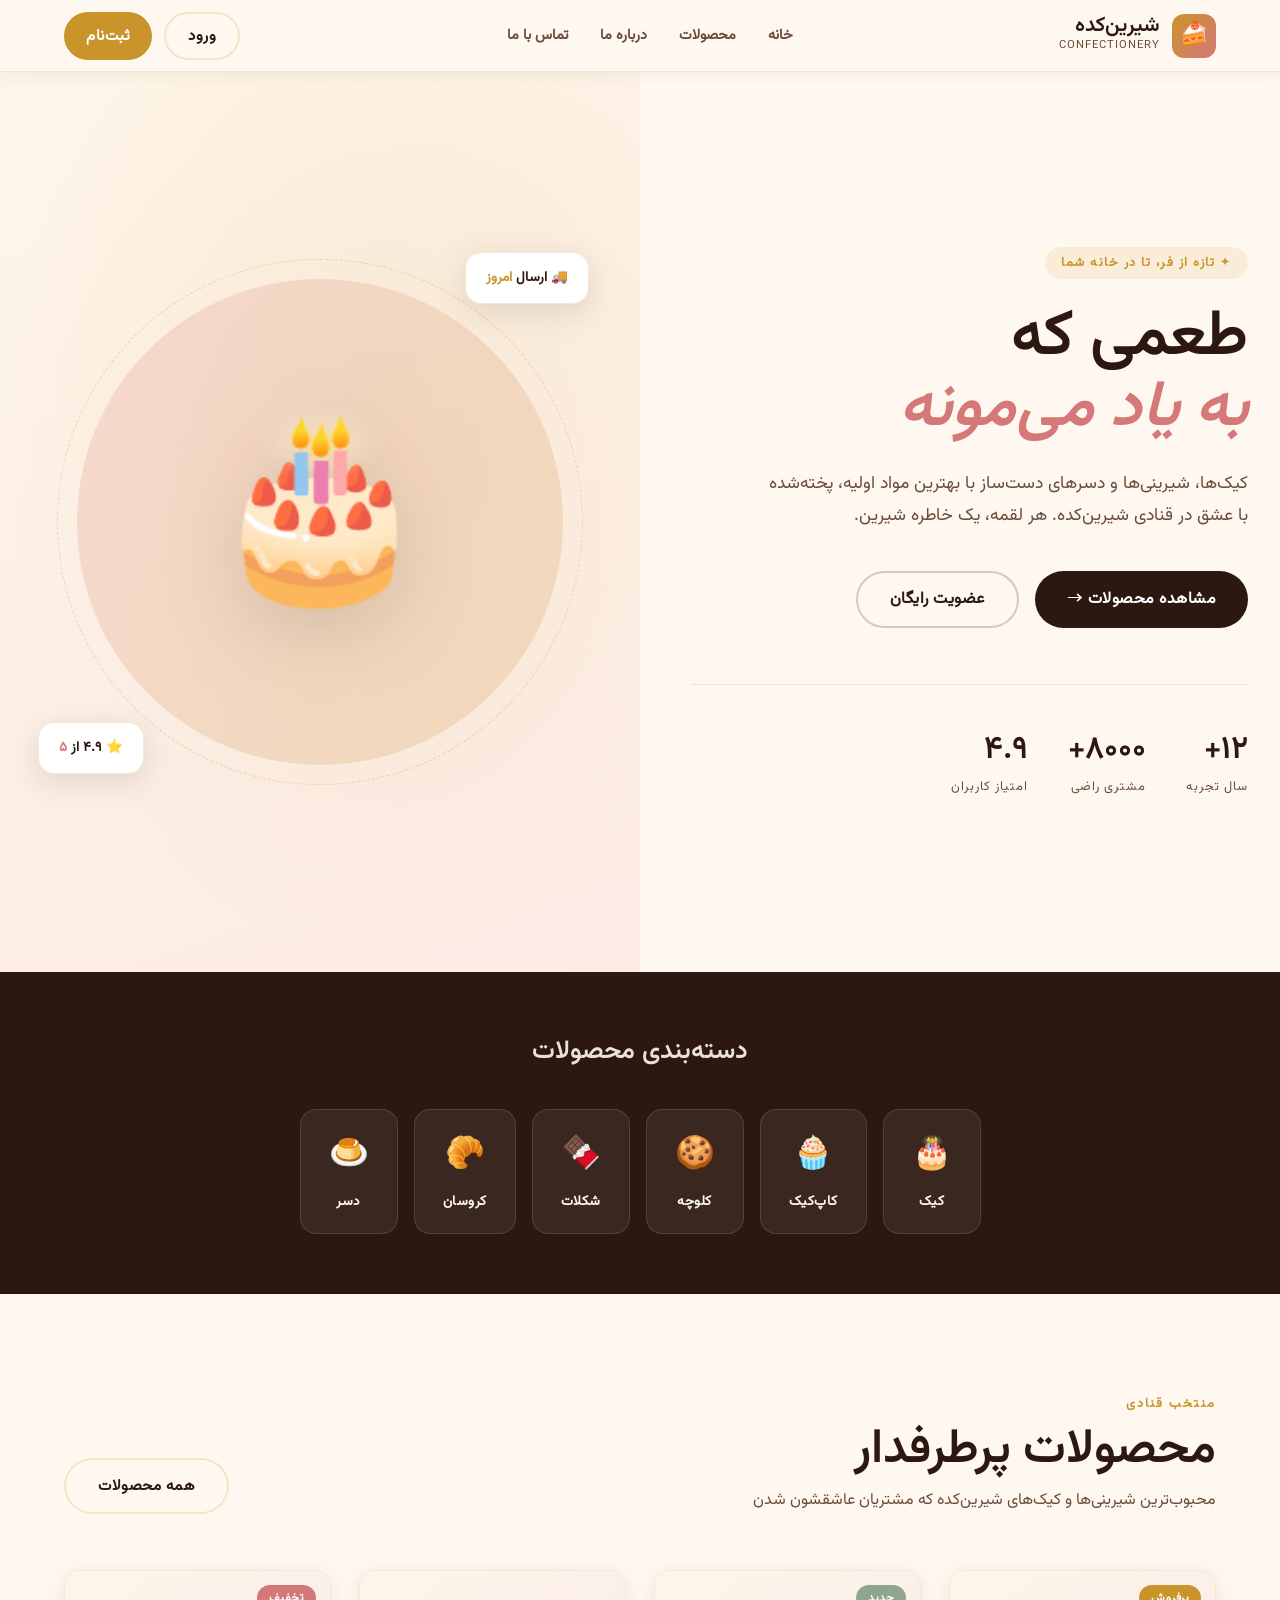
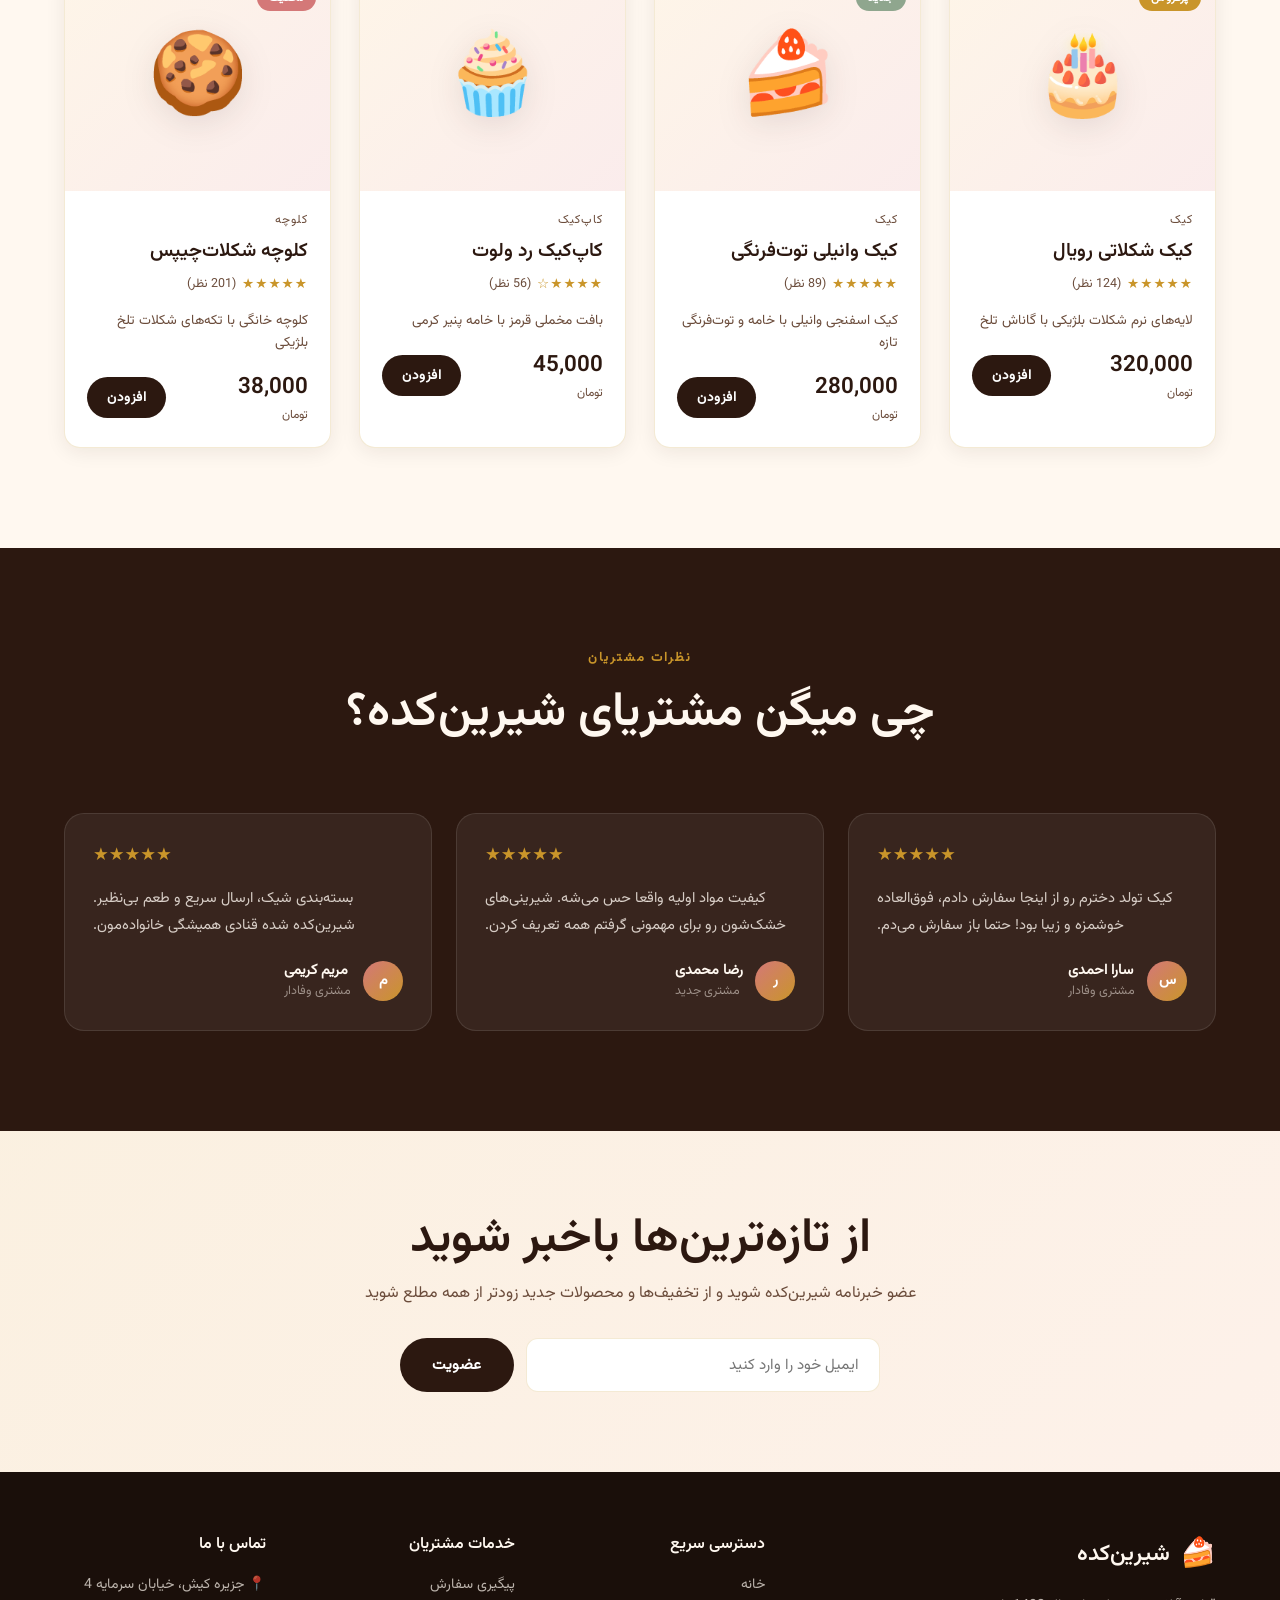
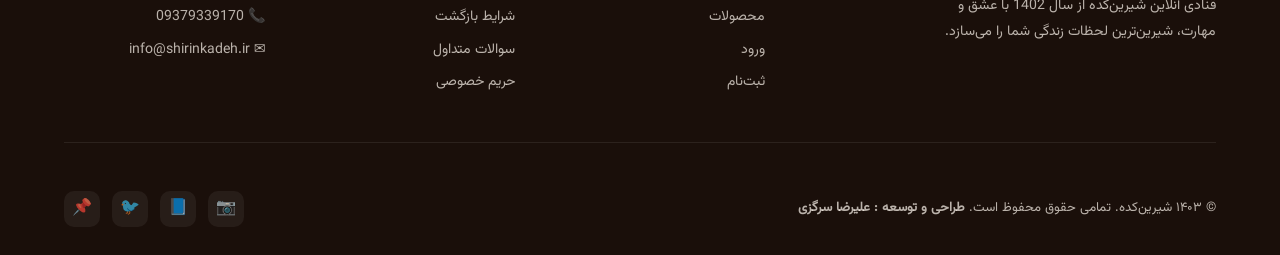
<file: Confectionery-shop/index.html>
<!doctype html>
<html lang="fa" dir="rtl">
  <head>
    <meta charset="UTF-8" />
    <meta name="viewport" content="width=device-width, initial-scale=1.0" />
    <title>شیرین‌کده | قنادی آنلاین</title>
    <link rel="preconnect" href="https://fonts.googleapis.com" />
    <link
      href="https://fonts.googleapis.com/css2?family=Playfair+Display:ital,wght@0,400;0,600;0,700;0,800;1,500&family=Lato:wght@400;600;700;800&display=swap"
      rel="stylesheet"
    />
    <link rel="stylesheet" href="./css/style.css" type="text/css" />
  </head>
  <body>
    <!-- ═══════════════ NAVIGATION ═══════════════ -->
    <nav class="nav">
      <div class="nav__logo" onclick="goTo('home')">
        <div class="logo-icon">🍰</div>
        <div class="logo-text">
          <div class="brand">شیرین‌کده</div>
          <div class="tagline">Confectionery</div>
        </div>
      </div>
      <ul class="nav__links">
        <li><button onclick="goTo('home')" data-link="home">خانه</button></li>
        <li>
          <button onclick="goTo('products')" data-link="products">
            محصولات
          </button>
        </li>
        <li><a href="#about-section" onclick="goTo('home')">درباره ما</a></li>
        <li>
          <a href="#contact-section" onclick="goTo('home')">تماس با ما</a>
        </li>
      </ul>
      <div class="nav__actions">
        <button class="btn-login" onclick="goTo('login')">ورود</button>
        <button class="btn-register" onclick="goTo('register')">ثبت‌نام</button>
      </div>
      <!-- Hamburger Button -->
      <button
        class="hamburger"
        id="hamburger"
        onclick="toggleMenu()"
        aria-label="منو"
      >
        <span class="ham-line ham-line--top"></span>
        <span class="ham-line ham-line--mid"></span>
        <span class="ham-line ham-line--bot"></span>
      </button>
    </nav>

    <!-- ═══════════════ MOBILE MENU OVERLAY ═══════════════ -->
    <div class="mobile-menu" id="mobileMenu">
      <!-- Animated background blobs -->
      <div class="menu-blob menu-blob--1"></div>
      <div class="menu-blob menu-blob--2"></div>
      <div class="menu-blob menu-blob--3"></div>

      <!-- Floating particles -->
      <div class="menu-particles" id="menuParticles"></div>

      <!-- Close button -->
      <button class="menu-close" onclick="toggleMenu()">
        <svg width="28" height="28" viewBox="0 0 28 28" fill="none">
          <path
            d="M4 4L24 24M24 4L4 24"
            stroke="currentColor"
            stroke-width="2.5"
            stroke-linecap="round"
          />
        </svg>
      </button>

      <!-- Logo inside menu -->
      <div class="menu-logo">
        <div class="menu-logo__icon">🍰</div>
        <div class="menu-logo__name">شیرین‌کده</div>
      </div>

      <!-- Nav links -->
      <nav class="menu-nav">
        <ul>
          <li class="menu-item" style="--i: 0">
            <button onclick="menuGoTo('home')">
              <span class="menu-item__num">۰۱</span>
              <span class="menu-item__text">خانه</span>
              <span class="menu-item__icon">🏠</span>
            </button>
          </li>
          <li class="menu-item" style="--i: 1">
            <button onclick="menuGoTo('products')">
              <span class="menu-item__num">۰۲</span>
              <span class="menu-item__text">محصولات</span>
              <span class="menu-item__icon">🎂</span>
            </button>
          </li>
          <li class="menu-item" style="--i: 2">
            <button onclick="menuGoTo('home')">
              <span class="menu-item__num">۰۳</span>
              <span class="menu-item__text">درباره ما</span>
              <span class="menu-item__icon">✨</span>
            </button>
          </li>
          <li class="menu-item" style="--i: 3">
            <button onclick="menuGoTo('home')">
              <span class="menu-item__num">۰۴</span>
              <span class="menu-item__text">تماس با ما</span>
              <span class="menu-item__icon">📞</span>
            </button>
          </li>
        </ul>
      </nav>

      <!-- Auth buttons -->
      <div class="menu-auth">
        <button class="menu-auth__login" onclick="menuGoTo('login')">
          ورود
        </button>
        <button class="menu-auth__register" onclick="menuGoTo('register')">
          ثبت‌نام رایگان ✦
        </button>
      </div>

      <!-- Social links -->
      <div class="menu-social">
        <span>📷</span><span>📘</span><span>🐦</span>
      </div>

      <!-- Decorative text -->
      <div class="menu-marquee">
        <span
          >شیرین‌کده &nbsp;·&nbsp; Confectionery &nbsp;·&nbsp; قنادی آنلاین
          &nbsp;·&nbsp; شیرین‌کده &nbsp;·&nbsp; Confectionery &nbsp;·&nbsp;
          قنادی آنلاین &nbsp;·&nbsp;</span
        >
      </div>
    </div>

    <!-- ═══════════════ صفحه ۱: خانه ═══════════════ -->
    <section id="home" class="page active">
      <div class="hero">
        <div class="hero__content">
          <span class="eyebrow">✦ تازه از فر، تا در خانه شما</span>
          <h1>طعمی که<em>به یاد می‌مونه</em></h1>
          <p>
            کیک‌ها، شیرینی‌ها و دسرهای دست‌ساز با بهترین مواد اولیه، پخته‌شده با
            عشق در قنادی شیرین‌کده. هر لقمه، یک خاطره شیرین.
          </p>
          <div class="hero-actions">
            <button class="btn-primary" onclick="goTo('products')">
              مشاهده محصولات →
            </button>
            <button class="btn-secondary" onclick="goTo('register')">
              عضویت رایگان
            </button>
          </div>
          <div class="hero-stats">
            <div class="stat">
              <div class="num">۱۲+</div>
              <div class="label">سال تجربه</div>
            </div>
            <div class="stat">
              <div class="num">۸۰۰۰+</div>
              <div class="label">مشتری راضی</div>
            </div>
            <div class="stat">
              <div class="num">۴.۹</div>
              <div class="label">امتیاز کاربران</div>
            </div>
          </div>
        </div>
        <div class="hero__visual">
          <div class="floating-badge floating-badge--top">
            🚚 ارسال <span>امروز</span>
          </div>
          <div class="visual-circle"><div class="cake-emoji">🎂</div></div>
          <div class="floating-badge floating-badge--bottom">
            ⭐ ۴.۹ از <span>۵</span>
          </div>
        </div>
      </div>

      <div class="categories-strip">
        <h2>دسته‌بندی محصولات</h2>
        <div class="cats">
          <div class="cat-item" onclick="goTo('products')">
            <div class="cat-icon">🎂</div>
            <div class="cat-name">کیک</div>
          </div>
          <div class="cat-item" onclick="goTo('products')">
            <div class="cat-icon">🧁</div>
            <div class="cat-name">کاپ‌کیک</div>
          </div>
          <div class="cat-item" onclick="goTo('products')">
            <div class="cat-icon">🍪</div>
            <div class="cat-name">کلوچه</div>
          </div>
          <div class="cat-item" onclick="goTo('products')">
            <div class="cat-icon">🍫</div>
            <div class="cat-name">شکلات</div>
          </div>
          <div class="cat-item" onclick="goTo('products')">
            <div class="cat-icon">🥐</div>
            <div class="cat-name">کروسان</div>
          </div>
          <div class="cat-item" onclick="goTo('products')">
            <div class="cat-icon">🍮</div>
            <div class="cat-name">دسر</div>
          </div>
        </div>
      </div>

      <div class="featured" id="about-section">
        <div class="featured__header">
          <div class="left">
            <div class="label">منتخب قنادی</div>
            <h2>محصولات پرطرفدار</h2>
            <p>
              محبوب‌ترین شیرینی‌ها و کیک‌های شیرین‌کده که مشتریان عاشقشون شدن
            </p>
          </div>
          <button class="btn-all" onclick="goTo('products')">
            همه محصولات
          </button>
        </div>

        <div class="products-grid" id="homeProductsGrid"></div>
      </div>

      <div class="testimonials">
        <div class="label">نظرات مشتریان</div>
        <h2>چی میگن مشتریای شیرین‌کده؟</h2>
        <div class="testimonials-grid">
          <div class="testimonial-card">
            <div class="stars">★★★★★</div>
            <p>
              کیک تولد دخترم رو از اینجا سفارش دادم، فوق‌العاده خوشمزه و زیبا
              بود! حتما باز سفارش می‌دم.
            </p>
            <div class="author">
              <div class="avatar">س</div>
              <div>
                <div class="name">سارا احمدی</div>
                <div class="role">مشتری وفادار</div>
              </div>
            </div>
          </div>
          <div class="testimonial-card">
            <div class="stars">★★★★★</div>
            <p>
              کیفیت مواد اولیه واقعا حس می‌شه. شیرینی‌های خشک‌شون رو برای مهمونی
              گرفتم همه تعریف کردن.
            </p>
            <div class="author">
              <div class="avatar">ر</div>
              <div>
                <div class="name">رضا محمدی</div>
                <div class="role">مشتری جدید</div>
              </div>
            </div>
          </div>
          <div class="testimonial-card">
            <div class="stars">★★★★★</div>
            <p>
              بسته‌بندی شیک، ارسال سریع و طعم بی‌نظیر. شیرین‌کده شده قنادی
              همیشگی خانواده‌مون.
            </p>
            <div class="author">
              <div class="avatar">م</div>
              <div>
                <div class="name">مریم کریمی</div>
                <div class="role">مشتری وفادار</div>
              </div>
            </div>
          </div>
        </div>
      </div>

      <div class="newsletter">
        <div class="inner">
          <h2>از تازه‌ترین‌ها باخبر شوید</h2>
          <p>
            عضو خبرنامه شیرین‌کده شوید و از تخفیف‌ها و محصولات جدید زودتر از همه
            مطلع شوید
          </p>
          <form
            class="nl-form"
            onsubmit="
              event.preventDefault();
              showToast('با موفقیت عضو خبرنامه شدید! 🎉');
            "
          >
            <input type="email" placeholder="ایمیل خود را وارد کنید" required />
            <button type="submit">عضویت</button>
          </form>
        </div>
      </div>
    </section>

    <!-- ═══════════════ صفحه ۲: ثبت‌نام ═══════════════ -->
    <section id="register" class="page">
      <div class="auth-page">
        <div class="auth-page__visual">
          <div class="big-emoji">🧁</div>
          <div class="auth-brand">
            <h2>به خانواده شیرین‌کده بپیوندید</h2>
            <p>
              با ثبت‌نام، از تخفیف‌های ویژه اعضا، پیگیری سفارشات و پیشنهادات
              شخصی‌سازی‌شده بهره‌مند شوید.
            </p>
          </div>
          <div class="decorative-dots">
            <span></span><span></span><span></span>
          </div>
        </div>
        <div class="auth-page__form-wrap">
          <div class="form-box">
            <div class="form-title">ساخت حساب کاربری</div>
            <div class="form-subtitle">
              چند ثانیه طول می‌کشه، شیرین مثل کیک! 🎂
            </div>

            <form
              onsubmit="
                event.preventDefault();
                showToast('حساب کاربری با موفقیت ساخته شد! 🎉');
                goTo('home');
              "
            >
              <div class="form-row">
                <div class="form-group">
                  <label>نام</label>
                  <input type="text" placeholder="مثلاً سارا" required />
                </div>
                <div class="form-group">
                  <label>نام خانوادگی</label>
                  <input type="text" placeholder="مثلاً احمدی" required />
                </div>
              </div>

              <div class="form-group">
                <label>شماره موبایل</label>
                <div class="input-icon-wrap">
                  <span class="input-icon">📱</span>
                  <input type="tel" placeholder="۰۹۱۲۳۴۵۶۷۸۹" required />
                </div>
              </div>

              <div class="form-group">
                <label>ایمیل</label>
                <div class="input-icon-wrap">
                  <span class="input-icon">✉️</span>
                  <input
                    type="email"
                    placeholder="example@email.com"
                    required
                  />
                </div>
              </div>

              <div class="form-group">
                <label>رمز عبور</label>
                <div class="input-icon-wrap">
                  <span class="input-icon">🔒</span>
                  <input
                    type="password"
                    placeholder="حداقل ۸ کاراکتر"
                    required
                  />
                </div>
              </div>

              <div class="form-group">
                <label>تکرار رمز عبور</label>
                <div class="input-icon-wrap">
                  <span class="input-icon">🔒</span>
                  <input
                    type="password"
                    placeholder="رمز عبور را دوباره وارد کنید"
                    required
                  />
                </div>
              </div>

              <label class="form-check">
                <input type="checkbox" required />
                <span>با <a href="#">قوانین و مقررات</a> شیرین‌کده موافقم</span>
              </label>

              <button type="submit" class="btn-form-submit">ثبت‌نام</button>
            </form>

            <div class="divider">یا</div>
            <button
              class="btn-google"
              onclick="showToast('ورود با گوگل (نمونه)')"
            >
              🔍 ثبت‌نام با گوگل
            </button>

            <div class="form-footer">
              قبلاً حساب ساخته‌اید؟
              <button onclick="goTo('login')">وارد شوید</button>
            </div>
          </div>
        </div>
      </div>
    </section>

    <!-- ═══════════════ صفحه ۳: ورود ═══════════════ -->
    <section id="login" class="page">
      <div class="auth-page">
        <div class="auth-page__visual">
          <div class="big-emoji">🍪</div>
          <div class="auth-brand">
            <h2>دوباره خوش اومدید!</h2>
            <p>
              وارد حساب کاربری خود شوید و به سفارش محصولات شیرین و خوشمزه ادامه
              دهید.
            </p>
          </div>
          <div class="decorative-dots">
            <span></span><span></span><span></span>
          </div>
        </div>
        <div class="auth-page__form-wrap">
          <div class="form-box">
            <div class="form-title">ورود به حساب کاربری</div>
            <div class="form-subtitle">خوشحالیم که برگشتید 👋</div>

            <form
              onsubmit="
                event.preventDefault();
                showToast('با موفقیت وارد شدید! 🎉');
                goTo('home');
              "
            >
              <div class="form-group">
                <label>ایمیل یا شماره موبایل</label>
                <div class="input-icon-wrap">
                  <span class="input-icon">✉️</span>
                  <input type="text" placeholder="example@email.com" required />
                </div>
              </div>

              <div class="form-group">
                <label>رمز عبور</label>
                <div class="input-icon-wrap">
                  <span class="input-icon">🔒</span>
                  <input
                    type="password"
                    placeholder="رمز عبور خود را وارد کنید"
                    required
                  />
                </div>
              </div>

              <div
                style="
                  display: flex;
                  justify-content: space-between;
                  align-items: center;
                  margin-bottom: 24px;
                "
              >
                <label class="form-check" style="margin-bottom: 0">
                  <input type="checkbox" />
                  <span>مرا به خاطر بسپار</span>
                </label>
                <a
                  href="#"
                  style="font-size: 0.85rem; color: #c9952a; font-weight: 600"
                  >فراموشی رمز؟</a
                >
              </div>

              <button type="submit" class="btn-form-submit">ورود</button>
            </form>

            <div class="divider">یا</div>
            <button
              class="btn-google"
              onclick="showToast('ورود با گوگل (نمونه)')"
            >
              🔍 ورود با گوگل
            </button>

            <div class="form-footer">
              حساب کاربری ندارید؟
              <button onclick="goTo('register')">ثبت‌نام کنید</button>
            </div>
          </div>
        </div>
      </div>
    </section>

    <!-- ═══════════════ صفحه ۴: محصولات ═══════════════ -->
    <section id="products" class="page">
      <div class="products-page">
        <div class="products-page__hero">
          <h1>ویترین شیرینی‌ها</h1>
          <p>بهترین کیک‌ها، شیرینی‌ها و دسرهای دست‌ساز را کشف کنید</p>
        </div>

        <div class="products-page__body">
          <aside class="sidebar">
            <div class="sidebar__title">فیلترها</div>

            <div class="filter-group">
              <h4>دسته‌بندی</h4>
              <label class="filter-option"
                ><input type="checkbox" checked /> همه محصولات</label
              >
              <label class="filter-option"><input type="checkbox" /> کیک</label>
              <label class="filter-option"
                ><input type="checkbox" /> کاپ‌کیک</label
              >
              <label class="filter-option"
                ><input type="checkbox" /> کلوچه</label
              >
              <label class="filter-option"
                ><input type="checkbox" /> شکلات</label
              >
              <label class="filter-option"><input type="checkbox" /> دسر</label>
            </div>

            <div class="filter-group">
              <h4>محدوده قیمت</h4>
              <input type="range" min="0" max="100" class="price-range" />
              <div class="price-labels">
                <span>۵۰ هزار</span><span>۵۰۰ هزار</span>
              </div>
            </div>

            <div class="filter-group">
              <h4>ویژگی‌ها</h4>
              <label class="filter-option"
                ><input type="checkbox" /> بدون گلوتن</label
              >
              <label class="filter-option"
                ><input type="checkbox" /> بدون شکر افزوده</label
              >
              <label class="filter-option"
                ><input type="checkbox" /> جدید</label
              >
            </div>
          </aside>

          <div class="products-main">
            <div class="toolbar">
              <div class="result-count">
                <span id="productCount">8</span> محصول یافت شد
              </div>
              <select class="sort-select">
                <option>مرتب‌سازی: پیشنهادی</option>
                <option>ارزان‌ترین</option>
                <option>گران‌ترین</option>
                <option>محبوب‌ترین</option>
              </select>
            </div>

            <div class="products-grid" id="allProductsGrid"></div>
          </div>
        </div>
      </div>
    </section>

    <!-- ═══════════════ صفحه ۵: جزئیات محصول ═══════════════ -->
    <section id="detail" class="page">
      <div class="detail-page">
        <div class="breadcrumb">
          <button onclick="goTo('home')">خانه</button>
          <span class="sep">/</span>
          <button onclick="goTo('products')">محصولات</button>
          <span class="sep">/</span>
          <span class="current" id="detailBreadcrumb">کیک شکلاتی رویال</span>
        </div>

        <div class="detail-page__main">
          <div class="detail-page__gallery">
            <div class="main-image" id="detailMainImage">🎂</div>
            <div class="thumb-row">
              <div class="thumb active">🎂</div>
              <div class="thumb">🍰</div>
              <div class="thumb">🧁</div>
              <div class="thumb">🍫</div>
            </div>
          </div>

          <div class="detail-page__info">
            <div class="badge-row">
              <span class="tag-best">پرفروش</span>
              <span class="tag-new">جدید</span>
            </div>
            <h1 id="detailName">کیک شکلاتی رویال</h1>
            <div class="rating-row">
              <span class="stars">★★★★★</span>
              <span class="score">۴.۹</span>
              <span class="reviews">(۱۲۴ نظر)</span>
            </div>

            <div class="price-block">
              <span class="price-main" id="detailPrice">۳۲۰,۰۰۰ تومان</span>
              <span class="price-old">۳۸۰,۰۰۰</span>
              <span class="discount">۱۶٪ تخفیف</span>
            </div>

            <p class="desc" id="detailDesc">
              کیک شکلاتی رویال، ترکیبی لوکس از لایه‌های نرم کیک شکلاتی بلژیکی،
              خامه گاناش تلخ و روکش شکلات آب‌شده است. این کیک با بهترین کاکائوی
              خالص و تخم‌مرغ‌های محلی تهیه می‌شود و برای جشن تولد، سالگرد و
              مناسبت‌های خاص شما طراحی شده. هر تکه از این کیک، تجربه‌ای از طعم
              اصیل شکلات بلژیکی را به ارمغان می‌آورد.
            </p>

            <div class="options-row">
              <h4>اندازه کیک</h4>
              <div class="size-btns">
                <button>۱ کیلویی</button>
                <button class="selected">۱.۵ کیلویی</button>
                <button>۲ کیلویی</button>
                <button>۳ کیلویی</button>
              </div>
            </div>

            <div class="qty-add">
              <div class="qty-control">
                <button onclick="changeQty(-1)">−</button>
                <span class="qty-num" id="qtyNum">۱</span>
                <button onclick="changeQty(1)">+</button>
              </div>
              <button
                class="btn-cart"
                onclick="showToast('به سبد خرید اضافه شد! 🛒')"
              >
                افزودن به سبد خرید
              </button>
              <button class="btn-fav" onclick="toggleFav(this)">🤍</button>
            </div>

            <div class="delivery-badges">
              <div class="d-badge"><span>🚚</span> ارسال سریع همان روز</div>
              <div class="d-badge">
                <span>❄️</span> بسته‌بندی خنک نگه‌دارنده
              </div>
              <div class="d-badge"><span>↩️</span> ضمانت بازگشت وجه</div>
            </div>
          </div>
        </div>

        <div class="detail-page__tabs">
          <div class="tab-nav">
            <button class="active" onclick="switchTab(event, 'ingredients')">
              مواد تشکیل‌دهنده
            </button>
            <button onclick="switchTab(event, 'nutrition')">ارزش غذایی</button>
            <button onclick="switchTab(event, 'reviews')">نظرات (۱۲۴)</button>
          </div>

          <div class="tab-content active" id="ingredients">
            <div class="ingredients-grid">
              <div class="ingredient">
                <div class="icon">🍫</div>
                <div class="name">شکلات بلژیکی</div>
                <div class="amount">۴۰۰ گرم</div>
              </div>
              <div class="ingredient">
                <div class="icon">🥚</div>
                <div class="name">تخم‌مرغ محلی</div>
                <div class="amount">۶ عدد</div>
              </div>
              <div class="ingredient">
                <div class="icon">🧈</div>
                <div class="name">کره حیوانی</div>
                <div class="amount">۲۵۰ گرم</div>
              </div>
              <div class="ingredient">
                <div class="icon">🌾</div>
                <div class="name">آرد سفید</div>
                <div class="amount">۳۰۰ گرم</div>
              </div>
              <div class="ingredient">
                <div class="icon">🍯</div>
                <div class="name">شکر</div>
                <div class="amount">۲۰۰ گرم</div>
              </div>
              <div class="ingredient">
                <div class="icon">🥛</div>
                <div class="name">خامه تازه</div>
                <div class="amount">۱۵۰ میل</div>
              </div>
            </div>
          </div>

          <div class="tab-content" id="nutrition">
            <table class="nutrition-table">
              <thead>
                <tr>
                  <th>ترکیب</th>
                  <th>مقدار در هر ۱۰۰ گرم</th>
                </tr>
              </thead>
              <tbody>
                <tr>
                  <td>انرژی</td>
                  <td>۴۲۰ کیلوکالری</td>
                </tr>
                <tr>
                  <td>چربی</td>
                  <td>۲۲ گرم</td>
                </tr>
                <tr>
                  <td>کربوهیدرات</td>
                  <td>۴۸ گرم</td>
                </tr>
                <tr>
                  <td>قند</td>
                  <td>۳۲ گرم</td>
                </tr>
                <tr>
                  <td>پروتئین</td>
                  <td>۶ گرم</td>
                </tr>
                <tr>
                  <td>سدیم</td>
                  <td>۱۸۰ میلی‌گرم</td>
                </tr>
              </tbody>
            </table>
          </div>

          <div class="tab-content" id="reviews">
            <div class="reviews-list">
              <div class="review">
                <div class="review-header">
                  <div class="avatar">س</div>
                  <div class="meta">
                    <div class="name">سارا احمدی</div>
                    <div class="date">۲ هفته پیش</div>
                  </div>
                  <div class="review-stars">★★★★★</div>
                </div>
                <p>
                  این کیک واقعاً فوق‌العاده بود! طعم شکلاتش خیلی غلیظ و خوشمزه
                  بود، برای تولد همسرم گرفتم و همه مهمون‌ها تعریف کردن.
                </p>
              </div>
              <div class="review">
                <div class="review-header">
                  <div class="avatar">ع</div>
                  <div class="meta">
                    <div class="name">علی رضایی</div>
                    <div class="date">۱ ماه پیش</div>
                  </div>
                  <div class="review-stars">★★★★★</div>
                </div>
                <p>
                  بسته‌بندی خیلی شیک بود و کیک کاملاً تازه و خنک به دستم رسید.
                  حتماً دوباره سفارش می‌دم.
                </p>
              </div>
              <div class="review">
                <div class="review-header">
                  <div class="avatar">ن</div>
                  <div class="meta">
                    <div class="name">نگار حسینی</div>
                    <div class="date">۱ ماه پیش</div>
                  </div>
                  <div class="review-stars">★★★★☆</div>
                </div>
                <p>
                  طعمش عالی بود فقط کمی شیرین‌تر از انتظارم بود. در کل تجربه
                  خوبی بود و پیشنهادش می‌کنم.
                </p>
              </div>
            </div>
          </div>
        </div>
      </div>
    </section>

    <!-- ═══════════════ فوتر ═══════════════ -->
    <footer class="footer">
      <div class="footer__top">
        <div class="footer-brand">
          <div class="logo">
            <span class="icon">🍰</span><span>شیرین‌کده</span>
          </div>
         <p>
            قنادی آنلاین شیرین‌کده از سال 1402 با عشق و مهارت، شیرین‌ترین لحظات
            زندگی شما را می‌سازد.
          </p>
        </div>
        <div class="footer-col">
          <h4>دسترسی سریع</h4>
          <ul>
            <li onclick="goTo('home')">خانه</li>
            <li onclick="goTo('products')">محصولات</li>
            <li onclick="goTo('login')">ورود</li>
            <li onclick="goTo('register')">ثبت‌نام</li>
          </ul>
        </div>
        <div class="footer-col">
          <h4>خدمات مشتریان</h4>
          <ul>
            <li>پیگیری سفارش</li>
            <li>شرایط بازگشت</li>
            <li>سوالات متداول</li>
            <li id="contact-section">حریم خصوصی</li>
          </ul>
        </div>
        <div class="footer-col">
          <h4>تماس با ما</h4>
          <ul>
            <li>📍 جزیره کیش، خیابان سرمایه 4</li>
            <li>📞 09379339170</li>
            <li>✉️ info@shirinkadeh.ir</li>
          </ul>
        </div>
      </div>
      <div class="footer__bottom">
        <span
          >© ۱۴۰۳ شیرین‌کده. تمامی حقوق محفوظ است.
          <strong> طراحی و توسعه : علیرضا سرگزی</strong></span
        >
        <div class="socials">
          <span>📷</span><span>📘</span><span>🐦</span><span>📌</span>
        </div>
      </div>
    </footer>

    <div class="toast" id="toast"></div>

    <script src="./js/main.js"></script>
  </body>
</html>
</file>
<file: Confectionery-shop/css/style.css>
@font-face {
  font-family: "Vazirmatn";
  src: url("../assets/fonts/Vazirmatn-Regular.woff2") format("woff2");
}
@font-face {
  font-family: "Vazirmatn-bold";
  src: url("../assets/fonts/Vazirmatn-SemiBold.woff2") format("woff2");
}
*,
*::before,
*::after {
  box-sizing: border-box;
  margin: 0;
  padding: 0;
}

html {
  scroll-behavior: smooth;
}

body {
  font-family: "Vazirmatn", "Lato", system-ui, sans-serif;
  background: #fff8f0;
  color: #1a0f0a;
  line-height: 1.6;
  overflow-x: hidden;
}

img {
  max-width: 100%;
  display: block;
}

a {
  text-decoration: none;
  color: inherit;
}

.page {
  display: none;
  min-height: 100vh;
  animation: fadeIn 0.4s ease;
}
.page.active {
  display: block;
}

@keyframes fadeIn {
  from {
    opacity: 0;
    transform: translateY(12px);
  }
  to {
    opacity: 1;
    transform: translateY(0);
  }
}
.nav {
  position: fixed;
  top: 0;
  left: 0;
  right: 0;
  z-index: 100;
  padding: 0 5%;
  height: 72px;
  display: flex;
  align-items: center;
  justify-content: space-between;
  background: rgba(255, 248, 240, 0.95);
  backdrop-filter: blur(12px);
  border-bottom: 1px solid rgba(201, 149, 42, 0.2);
  box-shadow: 0 2px 16px rgba(44, 24, 16, 0.06);
}
.nav__logo {
  display: flex;
  align-items: center;
  gap: 12px;
  cursor: pointer;
}
.nav__logo .logo-icon {
  width: 44px;
  height: 44px;
  background: linear-gradient(135deg, #c9952a, #d47878);
  border-radius: 12px;
  display: flex;
  align-items: center;
  justify-content: center;
  font-size: 1.4rem;
}
.nav__logo .logo-text .brand {
  font-family: "Vazirmatn-bold", "Playfair Display", Georgia, serif;
  font-size: 1.3rem;
  font-weight: 700;
  color: #2c1810;
  line-height: 1;
}
.nav__logo .logo-text .tagline {
  font-size: 0.7rem;
  color: #6b4c3b;
  letter-spacing: 1px;
  text-transform: uppercase;
}
.nav__links {
  display: flex;
  align-items: center;
  gap: 32px;
  list-style: none;
}
.nav__links li a,
.nav__links li button {
  font-size: 0.9rem;
  font-weight: 600;
  color: #6b4c3b;
  background: none;
  border: none;
  cursor: pointer;
  font-family: "Vazirmatn", "Lato", system-ui, sans-serif;
  transition: color 0.2s;
  padding: 4px 0;
  position: relative;
}
.nav__links li a::after,
.nav__links li button::after {
  content: "";
  position: absolute;
  bottom: -2px;
  left: 0;
  width: 0;
  height: 2px;
  background: #c9952a;
  transition: width 0.25s;
}
.nav__links li a:hover,
.nav__links li a.active-link,
.nav__links li button:hover,
.nav__links li button.active-link {
  color: #2c1810;
}
.nav__links li a:hover::after,
.nav__links li a.active-link::after,
.nav__links li button:hover::after,
.nav__links li button.active-link::after {
  width: 100%;
}
.nav__actions {
  display: flex;
  gap: 12px;
}
.nav__actions .btn-login {
  display: inline-flex;
  align-items: center;
  gap: 8px;
  padding: 14px 32px;
  background: transparent;
  color: #2c1810;
  border: none;
  border-radius: 50px;
  font-family: "Vazirmatn", "Lato", system-ui, sans-serif;
  font-size: 0.95rem;
  font-weight: 700;
  letter-spacing: 0.5px;
  cursor: pointer;
  transition: all 0.25s ease;
  text-decoration: none;
  border: 2px solid rgba(201, 149, 42, 0.2);
  padding: 10px 22px;
}
.nav__actions .btn-login:hover {
  border-color: #c9952a;
  color: #c9952a;
}
.nav__actions .btn-register {
  display: inline-flex;
  align-items: center;
  gap: 8px;
  padding: 14px 32px;
  background: #c9952a;
  color: #fff;
  border: none;
  border-radius: 50px;
  font-family: "Vazirmatn", "Lato", system-ui, sans-serif;
  font-size: 0.95rem;
  font-weight: 700;
  letter-spacing: 0.5px;
  cursor: pointer;
  transition: all 0.25s ease;
  text-decoration: none;
  padding: 10px 22px;
}
.nav__actions .btn-register:hover {
  background: rgb(167.2518518519, 123.9827160494, 34.9481481481);
}

.hero {
  min-height: 100vh;
  padding-top: 72px;
  display: grid;
  grid-template-columns: 1fr 1fr;
  align-items: center;
  gap: 0;
  overflow: hidden;
  position: relative;
}
.hero__content {
  padding: 80px 5% 80px 8%;
  position: relative;
  z-index: 2;
}
.hero__content .eyebrow {
  display: inline-flex;
  align-items: center;
  gap: 8px;
  background: rgba(201, 149, 42, 0.12);
  color: #c9952a;
  padding: 6px 16px;
  border-radius: 50px;
  font-size: 0.8rem;
  font-weight: 700;
  letter-spacing: 1.5px;
  text-transform: uppercase;
  margin-bottom: 24px;
}
.hero__content h1 {
  font-family: "Vazirmatn-bold", "Playfair Display", Georgia, serif;
  font-size: clamp(2.8rem, 5vw, 4.5rem);
  color: #2c1810;
  line-height: 1.1;
  margin-bottom: 24px;
}
.hero__content h1 em {
  font-style: italic;
  color: #d47878;
  display: block;
}
.hero__content p {
  font-size: 1.1rem;
  color: #6b4c3b;
  max-width: 480px;
  margin-bottom: 40px;
  line-height: 1.8;
}
.hero__content .hero-actions {
  display: flex;
  gap: 16px;
  flex-wrap: wrap;
}
.hero__content .hero-actions .btn-primary {
  display: inline-flex;
  align-items: center;
  gap: 8px;
  padding: 14px 32px;
  background: #2c1810;
  color: #fff;
  border: none;
  border-radius: 50px;
  font-family: "Vazirmatn", "Lato", system-ui, sans-serif;
  font-size: 0.95rem;
  font-weight: 700;
  letter-spacing: 0.5px;
  cursor: pointer;
  transition: all 0.25s ease;
  text-decoration: none;
  font-size: 1rem;
}
.hero__content .hero-actions .btn-primary:hover {
  background: #c9952a;
}
.hero__content .hero-actions .btn-secondary {
  display: inline-flex;
  align-items: center;
  gap: 8px;
  padding: 14px 32px;
  background: transparent;
  color: #2c1810;
  border: none;
  border-radius: 50px;
  font-family: "Vazirmatn", "Lato", system-ui, sans-serif;
  font-size: 0.95rem;
  font-weight: 700;
  letter-spacing: 0.5px;
  cursor: pointer;
  transition: all 0.25s ease;
  text-decoration: none;
  border: 2px solid rgba(44, 24, 16, 0.2);
  font-size: 1rem;
}
.hero__content .hero-actions .btn-secondary:hover {
  border-color: #2c1810;
}
.hero__content .hero-stats {
  display: flex;
  gap: 40px;
  margin-top: 56px;
  padding-top: 40px;
  border-top: 1px solid rgba(201, 149, 42, 0.2);
}
.hero__content .hero-stats .stat .num {
  font-family: "Vazirmatn-bold", "Playfair Display", Georgia, serif;
  font-size: 2rem;
  font-weight: 700;
  color: #2c1810;
}
.hero__content .hero-stats .stat .label {
  font-size: 0.8rem;
  color: #6b4c3b;
  text-transform: uppercase;
  letter-spacing: 1px;
}
.hero__visual {
  position: relative;
  height: 100vh;
  background: linear-gradient(
    160deg,
    #fef5e8 0%,
    rgba(232, 160, 160, 0.15) 100%
  );
  display: flex;
  align-items: center;
  justify-content: center;
  overflow: hidden;
}
.hero__visual::before {
  content: "";
  position: absolute;
  inset: 0;
  background: radial-gradient(
    ellipse at 60% 40%,
    rgba(201, 149, 42, 0.1) 0%,
    transparent 70%
  );
}
.hero__visual .visual-circle {
  width: clamp(300px, 38vw, 520px);
  height: clamp(300px, 38vw, 520px);
  border-radius: 50%;
  background: linear-gradient(
    135deg,
    rgba(232, 160, 160, 0.3) 0%,
    rgba(201, 149, 42, 0.2) 100%
  );
  display: flex;
  align-items: center;
  justify-content: center;
  position: relative;
}
.hero__visual .visual-circle::after {
  content: "";
  position: absolute;
  inset: -20px;
  border-radius: 50%;
  border: 1px dashed rgba(201, 149, 42, 0.3);
  animation: spin 20s linear infinite;
}
.hero__visual .visual-circle .cake-emoji {
  font-size: clamp(100px, 14vw, 180px);
  filter: drop-shadow(0 20px 40px rgba(44, 24, 16, 0.15));
  animation: float 4s ease-in-out infinite;
}
.hero__visual .floating-badge {
  position: absolute;
  background: #fff;
  border-radius: 16px;
  padding: 14px 20px;
  box-shadow: 0 8px 32px rgba(44, 24, 16, 0.12);
  border: 1px solid rgba(201, 149, 42, 0.2);
  font-size: 0.85rem;
  font-weight: 600;
  color: #2c1810;
}
.hero__visual .floating-badge--top {
  top: 20%;
  right: 8%;
}
.hero__visual .floating-badge--top span {
  color: #c9952a;
}
.hero__visual .floating-badge--bottom {
  bottom: 22%;
  left: 6%;
}
.hero__visual .floating-badge--bottom span {
  color: #d47878;
}

@keyframes float {
  0%,
  100% {
    transform: translateY(0);
  }
  50% {
    transform: translateY(-16px);
  }
}
@keyframes spin {
  from {
    transform: rotate(0deg);
  }
  to {
    transform: rotate(360deg);
  }
}
.categories-strip {
  padding: 60px 5%;
  background: #2c1810;
}
.categories-strip h2 {
  text-align: center;
  font-family: "Vazirmatn-bold", "Playfair Display", Georgia, serif;
  font-size: 1.6rem;
  color: #fff8f0;
  margin-bottom: 36px;
  opacity: 0.9;
}
.categories-strip .cats {
  display: flex;
  justify-content: center;
  gap: 16px;
  flex-wrap: wrap;
}
.categories-strip .cats .cat-item {
  display: flex;
  align-items: center;
  justify-content: center;
  flex-direction: column;
  gap: 10px;
  padding: 20px 28px;
  background: rgba(255, 255, 255, 0.07);
  border: 1px solid rgba(255, 255, 255, 0.12);
  border-radius: 16px;
  cursor: pointer;
  transition: all 0.25s;
  color: #fff8f0;
}
.categories-strip .cats .cat-item .cat-icon {
  font-size: 2rem;
}
.categories-strip .cats .cat-item .cat-name {
  font-size: 0.85rem;
  font-weight: 600;
  letter-spacing: 0.5px;
}
.categories-strip .cats .cat-item:hover {
  background: #c9952a;
  border-color: #c9952a;
  transform: translateY(-3px);
}

.featured {
  padding: 100px 5%;
}
.featured__header {
  display: flex;
  justify-content: space-between;
  align-items: flex-end;
  margin-bottom: 56px;
}
.featured__header .left .label {
  font-size: 0.8rem;
  font-weight: 700;
  letter-spacing: 2px;
  text-transform: uppercase;
  color: #c9952a;
  margin-bottom: 8px;
}
.featured__header .left h2 {
  font-family: "Vazirmatn-bold", "Playfair Display", Georgia, serif;
  font-size: clamp(2rem, 4vw, 3rem);
  color: #2c1810;
  line-height: 1.2;
  margin-bottom: 0.5rem;
}
.featured__header .left p {
  color: #6b4c3b;
  margin-top: 8px;
  max-width: 500px;
}
.featured__header .btn-all {
  display: inline-flex;
  align-items: center;
  gap: 8px;
  padding: 14px 32px;
  background: #fff8f0;
  color: #2c1810;
  border: none;
  border-radius: 50px;
  font-family: "Vazirmatn", "Lato", system-ui, sans-serif;
  font-size: 0.95rem;
  font-weight: 700;
  letter-spacing: 0.5px;
  cursor: pointer;
  transition: all 0.25s ease;
  text-decoration: none;
  border: 2px solid rgba(201, 149, 42, 0.2);
}
.featured__header .btn-all:hover {
  background: #2c1810;
  color: #fff8f0;
}
.featured .products-grid {
  display: grid;
  grid-template-columns: repeat(auto-fill, minmax(260px, 1fr));
  gap: 28px;
}

.product-card {
  background: #fff;
  border-radius: 16px;
  box-shadow: 0 4px 20px rgba(44, 24, 16, 0.08);
  border: 1px solid rgba(201, 149, 42, 0.2);
  transition:
    transform 0.3s ease,
    box-shadow 0.3s ease;
}
.product-card:hover {
  transform: translateY(-4px);
  box-shadow: 0 8px 32px rgba(44, 24, 16, 0.12);
}
.product-card {
  overflow: hidden;
  cursor: pointer;
}
.product-card__image {
  height: 220px;
  background: linear-gradient(135deg, #fef5e8, rgba(232, 160, 160, 0.2));
  display: flex;
  align-items: center;
  justify-content: center;
  position: relative;
  overflow: hidden;
}
.product-card__image .product-emoji {
  font-size: 80px;
  transition: transform 0.3s ease;
  filter: drop-shadow(0 8px 16px rgba(44, 24, 16, 0.1));
}
.product-card__image .badge {
  position: absolute;
  top: 14px;
  right: 14px;
  background: #d47878;
  color: #fff;
  font-size: 0.72rem;
  font-weight: 700;
  padding: 4px 12px;
  border-radius: 50px;
  letter-spacing: 0.5px;
}
.product-card__image .badge--new {
  background: #8fa68e;
}
.product-card__image .badge--sale {
  background: #d47878;
}
.product-card__image .badge--best {
  background: #c9952a;
}
.product-card:hover .product-card__image .product-emoji {
  transform: scale(1.08) rotate(-3deg);
}
.product-card__body {
  padding: 20px 22px 22px;
}
.product-card__body .category {
  font-size: 0.75rem;
  color: #6b4c3b;
  text-transform: uppercase;
  letter-spacing: 1px;
  margin-bottom: 6px;
}
.product-card__body .name {
  font-family: "Vazirmatn-bold", "Playfair Display", Georgia, serif;
  font-size: 1.2rem;
  color: #2c1810;
  margin-bottom: 8px;
}
.product-card__body .desc {
  font-size: 0.85rem;
  color: #6b4c3b;
  line-height: 1.6;
  margin-bottom: 16px;
}
.product-card__body .card-footer {
  display: flex;
  align-items: center;
  justify-content: space-between;
}
.product-card__body .card-footer .price .amount {
  font-family: "Vazirmatn-bold", "Playfair Display", Georgia, serif;
  font-size: 1.4rem;
  font-weight: 700;
  color: #2c1810;
}
.product-card__body .card-footer .price .unit {
  font-size: 0.75rem;
  color: #6b4c3b;
}
.product-card__body .card-footer .btn-add {
  display: inline-flex;
  align-items: center;
  gap: 8px;
  padding: 14px 32px;
  background: #2c1810;
  color: #fff;
  border: none;
  border-radius: 50px;
  font-family: "Vazirmatn", "Lato", system-ui, sans-serif;
  font-size: 0.95rem;
  font-weight: 700;
  letter-spacing: 0.5px;
  cursor: pointer;
  transition: all 0.25s ease;
  text-decoration: none;
  padding: 10px 20px;
  font-size: 0.85rem;
}
.product-card__body .card-footer .btn-add:hover {
  background: #c9952a;
}
.product-card__body .rating {
  display: flex;
  align-items: center;
  gap: 6px;
  margin-bottom: 14px;
}
.product-card__body .rating .stars {
  color: #c9952a;
  font-size: 0.85rem;
  letter-spacing: 1px;
}
.product-card__body .rating .count {
  font-size: 0.78rem;
  color: #6b4c3b;
}

.auth-page {
  min-height: 100vh;
  padding-top: 72px;
  display: grid;
  grid-template-columns: 1fr 1fr;
}
.auth-page__visual {
  background: linear-gradient(160deg, #2c1810 0%, #3d2314 100%);
  display: flex;
  align-items: center;
  justify-content: center;
  flex-direction: column;
  gap: 32px;
  padding: 60px 40px;
  position: relative;
  overflow: hidden;
}
.auth-page__visual::before {
  content: "";
  position: absolute;
  top: -100px;
  right: -100px;
  width: 400px;
  height: 400px;
  border-radius: 50%;
  background: rgba(201, 149, 42, 0.1);
}
.auth-page__visual::after {
  content: "";
  position: absolute;
  bottom: -80px;
  left: -80px;
  width: 300px;
  height: 300px;
  border-radius: 50%;
  background: rgba(232, 160, 160, 0.08);
}
.auth-page__visual .big-emoji {
  font-size: 100px;
  position: relative;
  z-index: 1;
}
.auth-page__visual .auth-brand {
  text-align: center;
  position: relative;
  z-index: 1;
}
.auth-page__visual .auth-brand h2 {
  font-family: "Vazirmatn-bold", "Playfair Display", Georgia, serif;
  font-size: 2rem;
  color: #fff8f0;
  margin-bottom: 12px;
}
.auth-page__visual .auth-brand p {
  color: rgba(255, 248, 240, 0.6);
  line-height: 1.8;
  max-width: 340px;
}
.auth-page__visual .decorative-dots {
  display: flex;
  gap: 8px;
  position: relative;
  z-index: 1;
}
.auth-page__visual .decorative-dots span {
  width: 8px;
  height: 8px;
  border-radius: 50%;
  background: rgba(255, 255, 255, 0.2);
}
.auth-page__visual .decorative-dots span:nth-child(2) {
  background: #c9952a;
  width: 24px;
  border-radius: 4px;
}
.auth-page__form-wrap {
  display: flex;
  align-items: center;
  justify-content: center;
  padding: 60px 8%;
  background: #fff8f0;
}
.auth-page__form-wrap .form-box {
  width: 100%;
  max-width: 420px;
}
.auth-page__form-wrap .form-box .form-title {
  font-family: "Vazirmatn-bold", "Playfair Display", Georgia, serif;
  font-size: 2.2rem;
  color: #2c1810;
  margin-bottom: 6px;
}
.auth-page__form-wrap .form-box .form-subtitle {
  color: #6b4c3b;
  margin-bottom: 36px;
  font-size: 0.95rem;
}

.form-group {
  margin-bottom: 20px;
}
.form-group label {
  display: block;
  font-size: 0.85rem;
  font-weight: 700;
  color: #2c1810;
  margin-bottom: 8px;
  letter-spacing: 0.3px;
}
.form-group input,
.form-group select {
  width: 100%;
  padding: 14px 18px;
  border: 1.5px solid rgba(44, 24, 16, 0.15);
  border-radius: 12px;
  font-family: "Vazirmatn", "Lato", system-ui, sans-serif;
  font-size: 0.95rem;
  background: #fff;
  color: #1a0f0a;
  transition:
    border-color 0.2s,
    box-shadow 0.2s;
  outline: none;
}
.form-group input::-moz-placeholder,
.form-group select::-moz-placeholder {
  color: rgba(107, 76, 59, 0.45);
}
.form-group input::placeholder,
.form-group select::placeholder {
  color: rgba(107, 76, 59, 0.45);
}
.form-group input:focus,
.form-group select:focus {
  border-color: #c9952a;
  box-shadow: 0 0 0 3px rgba(201, 149, 42, 0.12);
}
.form-group .input-icon-wrap {
  position: relative;
}
.form-group .input-icon-wrap .input-icon {
  position: absolute;
  left: 16px;
  top: 50%;
  transform: translateY(-50%);
  font-size: 1rem;
  pointer-events: none;
}
.form-group .input-icon-wrap input {
  padding-left: 44px;
}

.form-row {
  display: grid;
  grid-template-columns: 1fr 1fr;
  gap: 16px;
}

.form-check {
  display: flex;
  align-items: center;
  gap: 10px;
  margin-bottom: 24px;
  cursor: pointer;
}
.form-check input[type="checkbox"] {
  width: 18px;
  height: 18px;
  accent-color: #c9952a;
}
.form-check span {
  font-size: 0.88rem;
  color: #6b4c3b;
}
.form-check a {
  color: #c9952a;
  font-weight: 600;
}

.form-footer {
  text-align: center;
  margin-top: 24px;
  font-size: 0.88rem;
  color: #6b4c3b;
}
.form-footer a,
.form-footer button {
  color: #c9952a;
  font-weight: 700;
  background: none;
  border: none;
  cursor: pointer;
  font-family: "Vazirmatn", "Lato", system-ui, sans-serif;
  font-size: inherit;
}

.btn-form-submit {
  display: inline-flex;
  align-items: center;
  gap: 8px;
  padding: 14px 32px;
  background: #2c1810;
  color: #fff;
  border: none;
  border-radius: 50px;
  font-family: "Vazirmatn", "Lato", system-ui, sans-serif;
  font-size: 0.95rem;
  font-weight: 700;
  letter-spacing: 0.5px;
  cursor: pointer;
  transition: all 0.25s ease;
  text-decoration: none;
  width: 100%;
  justify-content: center;
  font-size: 1rem;
  padding: 16px;
  margin-bottom: 16px;
}
.btn-form-submit:hover {
  background: #c9952a;
}

.divider {
  display: flex;
  align-items: center;
  gap: 12px;
  margin: 20px 0;
  color: #6b4c3b;
  font-size: 0.82rem;
}
.divider::before,
.divider::after {
  content: "";
  flex: 1;
  height: 1px;
  background: rgba(44, 24, 16, 0.12);
}

.btn-google {
  display: inline-flex;
  align-items: center;
  gap: 8px;
  padding: 14px 32px;
  background: #fff;
  color: #1a0f0a;
  border: none;
  border-radius: 50px;
  font-family: "Vazirmatn", "Lato", system-ui, sans-serif;
  font-size: 0.95rem;
  font-weight: 700;
  letter-spacing: 0.5px;
  cursor: pointer;
  transition: all 0.25s ease;
  text-decoration: none;
  width: 100%;
  justify-content: center;
  border: 1.5px solid rgba(44, 24, 16, 0.12);
}
.btn-google:hover {
  background: #fef5e8;
}

.products-page {
  padding-top: 72px;
  min-height: 100vh;
}
.products-page__hero {
  background: #2c1810;
  padding: 64px 5% 80px;
  text-align: center;
}
.products-page__hero h1 {
  font-family: "Vazirmatn-bold", "Playfair Display", Georgia, serif;
  font-size: clamp(2.2rem, 5vw, 3.5rem);
  color: #fff8f0;
  margin-bottom: 12px;
}
.products-page__hero p {
  color: rgba(255, 248, 240, 0.65);
  font-size: 1.05rem;
}
.products-page__body {
  padding: 60px 5%;
  display: grid;
  grid-template-columns: 260px 1fr;
  gap: 40px;
  align-items: start;
}

.sidebar {
  background: #fff;
  border-radius: 20px;
  padding: 28px;
  border: 1px solid rgba(201, 149, 42, 0.2);
  position: sticky;
  top: 88px;
}
.sidebar__title {
  font-family: "Vazirmatn-bold", "Playfair Display", Georgia, serif;
  font-size: 1.15rem;
  color: #2c1810;
  margin-bottom: 20px;
  padding-bottom: 16px;
  border-bottom: 1px solid rgba(201, 149, 42, 0.2);
}
.sidebar .filter-group {
  margin-bottom: 24px;
}
.sidebar .filter-group h4 {
  font-size: 0.82rem;
  font-weight: 700;
  text-transform: uppercase;
  letter-spacing: 1px;
  color: #6b4c3b;
  margin-bottom: 12px;
}
.sidebar .filter-group .filter-option {
  display: flex;
  align-items: center;
  gap: 10px;
  padding: 8px 0;
  cursor: pointer;
  font-size: 0.9rem;
  color: #6b4c3b;
  transition: color 0.2s;
}
.sidebar .filter-group .filter-option input[type="checkbox"] {
  accent-color: #c9952a;
}
.sidebar .filter-group .filter-option:hover {
  color: #2c1810;
}
.sidebar .filter-group .price-range {
  width: 100%;
  accent-color: #c9952a;
  margin-top: 8px;
}
.sidebar .filter-group .price-labels {
  display: flex;
  justify-content: space-between;
  font-size: 0.8rem;
  color: #6b4c3b;
  margin-top: 6px;
}

.products-main .toolbar {
  display: flex;
  align-items: center;
  justify-content: space-between;
  margin-bottom: 32px;
  padding-bottom: 20px;
  border-bottom: 1px solid rgba(201, 149, 42, 0.2);
}
.products-main .toolbar .result-count {
  font-size: 0.9rem;
  color: #6b4c3b;
}
.products-main .toolbar .result-count span {
  font-weight: 700;
  color: #2c1810;
}
.products-main .toolbar .sort-select {
  padding: 10px 16px;
  border: 1.5px solid rgba(201, 149, 42, 0.2);
  border-radius: 10px;
  font-family: "Vazirmatn", "Lato", system-ui, sans-serif;
  font-size: 0.88rem;
  background: #fff;
  color: #1a0f0a;
  cursor: pointer;
  outline: none;
}

.detail-page {
  padding-top: 72px;
  min-height: 100vh;
}
.detail-page .breadcrumb {
  padding: 20px 5%;
  font-size: 0.85rem;
  color: #6b4c3b;
  display: flex;
  align-items: center;
  gap: 8px;
}
.detail-page .breadcrumb a,
.detail-page .breadcrumb button {
  color: #6b4c3b;
  background: none;
  border: none;
  cursor: pointer;
  font-family: "Vazirmatn", "Lato", system-ui, sans-serif;
  font-size: inherit;
}
.detail-page .breadcrumb a:hover,
.detail-page .breadcrumb button:hover {
  color: #c9952a;
}
.detail-page .breadcrumb .sep {
  opacity: 0.4;
}
.detail-page .breadcrumb .current {
  color: #2c1810;
  font-weight: 600;
}
.detail-page__main {
  display: grid;
  grid-template-columns: 1fr 1fr;
  gap: 60px;
  padding: 20px 5% 80px;
  align-items: start;
}
.detail-page__gallery .main-image {
  height: 480px;
  background: linear-gradient(135deg, #fef5e8, rgba(232, 160, 160, 0.15));
  border-radius: 24px;
  display: flex;
  align-items: center;
  justify-content: center;
  margin-bottom: 16px;
  font-size: 180px;
  filter: drop-shadow(0 20px 40px rgba(44, 24, 16, 0.12));
  animation: float 4s ease-in-out infinite;
}
.detail-page__gallery .thumb-row {
  display: flex;
  gap: 12px;
}
.detail-page__gallery .thumb-row .thumb {
  flex: 1;
  height: 90px;
  background: #fef5e8;
  border-radius: 12px;
  display: flex;
  align-items: center;
  justify-content: center;
  font-size: 36px;
  border: 2px solid transparent;
  cursor: pointer;
  transition: border-color 0.2s;
}
.detail-page__gallery .thumb-row .thumb.active,
.detail-page__gallery .thumb-row .thumb:hover {
  border-color: #c9952a;
}
.detail-page__info .badge-row {
  display: flex;
  gap: 8px;
  margin-bottom: 16px;
}
.detail-page__info .badge-row span {
  font-size: 0.75rem;
  font-weight: 700;
  padding: 4px 14px;
  border-radius: 50px;
  letter-spacing: 0.5px;
}
.detail-page__info .badge-row span.tag-new {
  background: rgba(143, 166, 142, 0.15);
  color: #8fa68e;
}
.detail-page__info .badge-row span.tag-best {
  background: rgba(201, 149, 42, 0.12);
  color: #c9952a;
}
.detail-page__info h1 {
  font-family: "Vazirmatn-bold", "Playfair Display", Georgia, serif;
  font-size: clamp(2rem, 3.5vw, 3rem);
  color: #2c1810;
  line-height: 1.15;
  margin-bottom: 12px;
}
.detail-page__info .rating-row {
  display: flex;
  align-items: center;
  gap: 12px;
  margin-bottom: 20px;
}
.detail-page__info .rating-row .stars {
  color: #c9952a;
  font-size: 1.1rem;
}
.detail-page__info .rating-row .score {
  font-weight: 700;
  color: #2c1810;
}
.detail-page__info .rating-row .reviews {
  color: #6b4c3b;
  font-size: 0.88rem;
}
.detail-page__info .price-block {
  display: flex;
  align-items: baseline;
  gap: 12px;
  margin-bottom: 28px;
  padding: 20px;
  background: #fef5e8;
  border-radius: 16px;
  border: 1px solid rgba(201, 149, 42, 0.2);
}
.detail-page__info .price-block .price-main {
  font-family: "Vazirmatn-bold", "Playfair Display", Georgia, serif;
  font-size: 2.4rem;
  font-weight: 700;
  color: #2c1810;
}
.detail-page__info .price-block .price-old {
  font-size: 1.1rem;
  color: #6b4c3b;
  text-decoration: line-through;
}
.detail-page__info .price-block .discount {
  background: #d47878;
  color: #fff;
  font-size: 0.78rem;
  font-weight: 700;
  padding: 3px 10px;
  border-radius: 50px;
}
.detail-page__info .desc {
  color: #6b4c3b;
  line-height: 1.9;
  margin-bottom: 28px;
  font-size: 0.95rem;
}
.detail-page__info .options-row {
  margin-bottom: 28px;
}
.detail-page__info .options-row h4 {
  font-size: 0.85rem;
  font-weight: 700;
  color: #2c1810;
  margin-bottom: 10px;
}
.detail-page__info .options-row .size-btns {
  display: flex;
  gap: 10px;
}
.detail-page__info .options-row .size-btns button {
  padding: 10px 20px;
  border: 2px solid rgba(201, 149, 42, 0.2);
  border-radius: 10px;
  background: #fff;
  font-family: "Vazirmatn", "Lato", system-ui, sans-serif;
  font-size: 0.88rem;
  color: #6b4c3b;
  cursor: pointer;
  transition: all 0.2s;
}
.detail-page__info .options-row .size-btns button.selected,
.detail-page__info .options-row .size-btns button:hover {
  border-color: #2c1810;
  background: #2c1810;
  color: #fff;
}
.detail-page__info .qty-add {
  display: flex;
  gap: 16px;
  align-items: center;
  margin-bottom: 24px;
}
.detail-page__info .qty-add .qty-control {
  display: flex;
  align-items: center;
  border: 1.5px solid rgba(201, 149, 42, 0.2);
  border-radius: 12px;
  overflow: hidden;
}
.detail-page__info .qty-add .qty-control button {
  width: 44px;
  height: 48px;
  border: none;
  background: #fef5e8;
  font-size: 1.1rem;
  cursor: pointer;
  transition: background 0.2s;
}
.detail-page__info .qty-add .qty-control button:hover {
  background: rgba(201, 149, 42, 0.2);
}
.detail-page__info .qty-add .qty-control .qty-num {
  width: 48px;
  text-align: center;
  font-weight: 700;
  font-size: 1rem;
  color: #2c1810;
}
.detail-page__info .qty-add .btn-cart {
  display: inline-flex;
  align-items: center;
  gap: 8px;
  padding: 14px 32px;
  background: #2c1810;
  color: #fff;
  border: none;
  border-radius: 50px;
  font-family: "Vazirmatn", "Lato", system-ui, sans-serif;
  font-size: 0.95rem;
  font-weight: 700;
  letter-spacing: 0.5px;
  cursor: pointer;
  transition: all 0.25s ease;
  text-decoration: none;
  flex: 1;
  justify-content: center;
  font-size: 0.95rem;
  padding: 14px 24px;
}
.detail-page__info .qty-add .btn-cart:hover {
  background: #c9952a;
}
.detail-page__info .qty-add .btn-fav {
  width: 52px;
  height: 52px;
  display: flex;
  align-items: center;
  justify-content: center;
  border: 1.5px solid rgba(201, 149, 42, 0.2);
  border-radius: 12px;
  background: #fff;
  font-size: 1.3rem;
  cursor: pointer;
  transition: all 0.2s;
}
.detail-page__info .qty-add .btn-fav:hover {
  border-color: #d47878;
  background: rgba(232, 160, 160, 0.1);
}
.detail-page__info .delivery-badges {
  display: flex;
  gap: 12px;
  flex-wrap: wrap;
  padding-top: 20px;
  border-top: 1px solid rgba(201, 149, 42, 0.2);
}
.detail-page__info .delivery-badges .d-badge {
  display: flex;
  align-items: center;
  gap: 6px;
  font-size: 0.82rem;
  color: #6b4c3b;
}
.detail-page__info .delivery-badges .d-badge span {
  font-size: 1.1rem;
}
.detail-page__tabs {
  padding: 0 5% 80px;
}
.detail-page__tabs .tab-nav {
  display: flex;
  border-bottom: 2px solid rgba(201, 149, 42, 0.2);
  margin-bottom: 36px;
}
.detail-page__tabs .tab-nav button {
  padding: 16px 28px;
  border: none;
  background: none;
  font-family: "Vazirmatn", "Lato", system-ui, sans-serif;
  font-size: 0.95rem;
  font-weight: 600;
  color: #6b4c3b;
  cursor: pointer;
  position: relative;
  transition: color 0.2s;
}
.detail-page__tabs .tab-nav button::after {
  content: "";
  position: absolute;
  bottom: -2px;
  left: 0;
  right: 0;
  height: 2px;
  background: #c9952a;
  transform: scaleX(0);
  transition: transform 0.25s;
}
.detail-page__tabs .tab-nav button.active {
  color: #2c1810;
}
.detail-page__tabs .tab-nav button.active::after {
  transform: scaleX(1);
}
.detail-page__tabs .tab-content {
  display: none;
}
.detail-page__tabs .tab-content.active {
  display: block;
}
.detail-page__tabs .ingredients-grid {
  display: grid;
  grid-template-columns: repeat(auto-fill, minmax(160px, 1fr));
  gap: 16px;
}
.detail-page__tabs .ingredients-grid .ingredient {
  background: #fef5e8;
  border-radius: 14px;
  padding: 20px 16px;
  text-align: center;
  border: 1px solid rgba(201, 149, 42, 0.2);
}
.detail-page__tabs .ingredients-grid .ingredient .icon {
  font-size: 2rem;
  margin-bottom: 8px;
}
.detail-page__tabs .ingredients-grid .ingredient .name {
  font-size: 0.85rem;
  font-weight: 600;
  color: #2c1810;
}
.detail-page__tabs .ingredients-grid .ingredient .amount {
  font-size: 0.78rem;
  color: #6b4c3b;
}
.detail-page__tabs .reviews-list {
  display: flex;
  flex-direction: column;
  gap: 20px;
}
.detail-page__tabs .reviews-list .review {
  background: #fff;
  border-radius: 16px;
  padding: 24px;
  border: 1px solid rgba(201, 149, 42, 0.2);
}
.detail-page__tabs .reviews-list .review .review-header {
  display: flex;
  align-items: center;
  gap: 14px;
  margin-bottom: 12px;
}
.detail-page__tabs .reviews-list .review .review-header .avatar {
  width: 44px;
  height: 44px;
  border-radius: 50%;
  background: linear-gradient(135deg, #e8a0a0, #c9952a);
  display: flex;
  align-items: center;
  justify-content: center;
  font-weight: 700;
  color: #fff;
  font-size: 1rem;
}
.detail-page__tabs .reviews-list .review .review-header .meta .name {
  font-weight: 700;
  color: #2c1810;
  font-size: 0.95rem;
}
.detail-page__tabs .reviews-list .review .review-header .meta .date {
  font-size: 0.78rem;
  color: #6b4c3b;
}
.detail-page__tabs .reviews-list .review .review-header .review-stars {
  margin-left: auto;
  color: #c9952a;
}
.detail-page__tabs .reviews-list .review p {
  color: #6b4c3b;
  font-size: 0.9rem;
  line-height: 1.8;
}
.detail-page__tabs .nutrition-table {
  width: 100%;
  border-collapse: collapse;
  font-size: 0.9rem;
}
.detail-page__tabs .nutrition-table th {
  text-align: left;
  padding: 12px 16px;
  background: #fef5e8;
  color: #2c1810;
  font-weight: 700;
}
.detail-page__tabs .nutrition-table th:first-child {
  border-radius: 10px 0 0 10px;
}
.detail-page__tabs .nutrition-table th:last-child {
  border-radius: 0 10px 10px 0;
}
.detail-page__tabs .nutrition-table td {
  padding: 12px 16px;
  border-bottom: 1px solid rgba(201, 149, 42, 0.2);
  color: #6b4c3b;
}
.detail-page__tabs .nutrition-table td:last-child {
  font-weight: 600;
  color: #2c1810;
}

.testimonials {
  padding: 100px 5%;
  background: #2c1810;
  text-align: center;
}
.testimonials .label {
  font-size: 0.8rem;
  font-weight: 700;
  letter-spacing: 2px;
  text-transform: uppercase;
  color: #c9952a;
  margin-bottom: 8px;
}
.testimonials h2 {
  font-family: "Vazirmatn-bold", "Playfair Display", Georgia, serif;
  font-size: clamp(2rem, 4vw, 3rem);
  color: #fff8f0;
  margin-bottom: 60px;
}
.testimonials .testimonials-grid {
  display: grid;
  grid-template-columns: repeat(auto-fill, minmax(280px, 1fr));
  gap: 24px;
  text-align: left;
}
.testimonials .testimonial-card {
  background: rgba(255, 255, 255, 0.06);
  border: 1px solid rgba(255, 255, 255, 0.1);
  border-radius: 20px;
  padding: 28px;
}
.testimonials .testimonial-card .stars {
  color: #c9952a;
  margin-bottom: 16px;
  font-size: 1.1rem;
}
.testimonials .testimonial-card p {
  color: rgba(255, 248, 240, 0.8);
  font-size: 0.92rem;
  line-height: 1.8;
  margin-bottom: 20px;
}
.testimonials .testimonial-card .author {
  display: flex;
  align-items: center;
  gap: 12px;
}
.testimonials .testimonial-card .author .avatar {
  width: 40px;
  height: 40px;
  border-radius: 50%;
  background: linear-gradient(135deg, #d47878, #c9952a);
  display: flex;
  align-items: center;
  justify-content: center;
  font-weight: 700;
  color: #fff;
  font-size: 0.9rem;
}
.testimonials .testimonial-card .author .name {
  font-weight: 700;
  color: #fff8f0;
  font-size: 0.9rem;
}
.testimonials .testimonial-card .author .role {
  font-size: 0.78rem;
  color: rgba(255, 248, 240, 0.5);
}

.newsletter {
  padding: 80px 5%;
  background: linear-gradient(
    135deg,
    rgba(201, 149, 42, 0.08) 0%,
    rgba(232, 160, 160, 0.08) 100%
  );
  text-align: center;
}
.newsletter .inner {
  max-width: 580px;
  margin: 0 auto;
}
.newsletter .inner h2 {
  font-family: "Vazirmatn-bold", "Playfair Display", Georgia, serif;
  font-size: clamp(2rem, 4vw, 3rem);
  color: #2c1810;
  line-height: 1.2;
  margin-bottom: 0.5rem;
  margin-bottom: 12px;
}
.newsletter .inner p {
  color: #6b4c3b;
  margin-bottom: 32px;
}
.newsletter .inner .nl-form {
  display: flex;
  gap: 12px;
  max-width: 480px;
  margin: 0 auto;
}
.newsletter .inner .nl-form input {
  flex: 1;
  padding: 14px 20px;
  border: 1.5px solid rgba(201, 149, 42, 0.2);
  border-radius: 12px;
  font-family: "Vazirmatn", "Lato", system-ui, sans-serif;
  font-size: 0.95rem;
  background: #fff;
  outline: none;
}
.newsletter .inner .nl-form input:focus {
  border-color: #c9952a;
}
.newsletter .inner .nl-form button {
  display: inline-flex;
  align-items: center;
  gap: 8px;
  padding: 14px 32px;
  background: #2c1810;
  color: #fff;
  border: none;
  border-radius: 50px;
  font-family: "Vazirmatn", "Lato", system-ui, sans-serif;
  font-size: 0.95rem;
  font-weight: 700;
  letter-spacing: 0.5px;
  cursor: pointer;
  transition: all 0.25s ease;
  text-decoration: none;
  white-space: nowrap;
}
.newsletter .inner .nl-form button:hover {
  background: #c9952a;
}

.footer {
  background: #1a0f0a;
  color: rgba(255, 248, 240, 0.7);
  padding: 60px 5% 28px;
}
.footer__top {
  display: grid;
  grid-template-columns: 2fr 1fr 1fr 1fr;
  gap: 48px;
  margin-bottom: 48px;
  padding-bottom: 48px;
  border-bottom: 1px solid rgba(255, 255, 255, 0.08);
}
.footer .footer-brand .logo {
  display: flex;
  align-items: center;
  gap: 10px;
  margin-bottom: 16px;
}
.footer .footer-brand .logo .icon {
  font-size: 1.8rem;
}
.footer .footer-brand .logo span {
  font-family: "Vazirmatn-bold", "Playfair Display", Georgia, serif;
  font-size: 1.4rem;
  color: #fff8f0;
}
.footer .footer-brand p {
  font-size: 0.88rem;
  line-height: 1.8;
  max-width: 280px;
}
.footer .footer-col h4 {
  font-family: "Vazirmatn-bold", "Playfair Display", Georgia, serif;
  color: #fff8f0;
  font-size: 1rem;
  margin-bottom: 16px;
}
.footer .footer-col ul {
  list-style: none;
  display: flex;
  flex-direction: column;
  gap: 10px;
}
.footer .footer-col li {
  font-size: 0.88rem;
  cursor: pointer;
  transition: color 0.2s;
}
.footer .footer-col li:hover {
  color: #c9952a;
}
.footer__bottom {
  display: flex;
  justify-content: space-between;
  align-items: center;
  font-size: 0.82rem;
}
.footer__bottom .socials {
  display: flex;
  gap: 12px;
}
.footer__bottom .socials span {
  width: 36px;
  height: 36px;
  display: flex;
  align-items: center;
  justify-content: center;
  border-radius: 10px;
  background: rgba(255, 255, 255, 0.06);
  font-size: 1rem;
  cursor: pointer;
  transition: background 0.2s;
}
.footer__bottom .socials span:hover {
  background: #c9952a;
}

.toast {
  position: fixed;
  bottom: 24px;
  right: 24px;
  background: #2c1810;
  color: #fff8f0;
  padding: 14px 24px;
  border-radius: 14px;
  font-size: 0.9rem;
  font-weight: 600;
  box-shadow: 0 8px 32px rgba(44, 24, 16, 0.12);
  transform: translateY(80px);
  opacity: 0;
  transition: all 0.4s cubic-bezier(0.34, 1.56, 0.64, 1);
  z-index: 999;
}
.toast.show {
  transform: translateY(0);
  opacity: 1;
}

.hamburger {
  display: none;
  flex-direction: column;
  justify-content: center;
  align-items: center;
  gap: 6px;
  width: 48px;
  height: 48px;
  background: #2c1810;
  border: none;
  border-radius: 14px;
  cursor: pointer;
  padding: 0;
  position: relative;
  z-index: 201;
  transition:
    background 0.3s,
    border-radius 0.4s;
  flex-shrink: 0;
}
.hamburger.is-open {
  background: transparent;
  border-radius: 50%;
}
.hamburger.is-open .ham-line--top {
  transform: translateY(12px) rotate(45deg);
  background: #fff8f0;
}
.hamburger.is-open .ham-line--mid {
  opacity: 0;
  transform: scaleX(0);
}
.hamburger.is-open .ham-line--bot {
  transform: translateY(-12px) rotate(-45deg);
  background: #fff8f0;
}

.ham-line {
  display: block;
  width: 22px;
  height: 2.5px;
  background: #fff8f0;
  border-radius: 4px;
  transition:
    transform 0.4s cubic-bezier(0.23, 1, 0.32, 1),
    opacity 0.3s ease,
    background 0.3s ease;
  transform-origin: center;
}
.ham-line--top {
  width: 22px;
}
.ham-line--mid {
  width: 16px;
}
.ham-line--bot {
  width: 10px;
}

.mobile-menu {
  position: fixed;
  inset: 0;
  z-index: 200;
  background: #2c1810;
  display: flex;
  flex-direction: column;
  align-items: center;
  justify-content: center;
  padding: 32px 28px 28px;
  overflow: hidden;
  clip-path: circle(0% at calc(100% - 48px) 48px);
  transition: clip-path 0.7s cubic-bezier(0.77, 0, 0.175, 1);
  pointer-events: none;
}
.mobile-menu.is-open {
  clip-path: circle(150% at calc(100% - 48px) 48px);
  pointer-events: all;
}

.menu-blob {
  position: absolute;
  border-radius: 50%;
  filter: blur(60px);
  pointer-events: none;
}
.menu-blob--1 {
  width: 360px;
  height: 360px;
  background: rgba(201, 149, 42, 0.12);
  top: -80px;
  right: -80px;
  animation: blobFloat1 8s ease-in-out infinite;
}
.menu-blob--2 {
  width: 280px;
  height: 280px;
  background: rgba(232, 160, 160, 0.1);
  bottom: -60px;
  left: -60px;
  animation: blobFloat2 10s ease-in-out infinite;
}
.menu-blob--3 {
  width: 200px;
  height: 200px;
  background: rgba(201, 149, 42, 0.08);
  bottom: 30%;
  right: 10%;
  animation: blobFloat1 6s ease-in-out infinite reverse;
}

@keyframes blobFloat1 {
  0%,
  100% {
    transform: translate(0, 0) scale(1);
  }
  50% {
    transform: translate(20px, 30px) scale(1.1);
  }
}
@keyframes blobFloat2 {
  0%,
  100% {
    transform: translate(0, 0) scale(1);
  }
  50% {
    transform: translate(-20px, -20px) scale(1.08);
  }
}
.menu-particles {
  position: absolute;
  inset: 0;
  pointer-events: none;
}
.menu-particles .particle {
  position: absolute;
  border-radius: 50%;
  background: rgba(255, 248, 240, 0.06);
  animation: particleFly linear infinite;
}

@keyframes particleFly {
  0% {
    transform: translateY(100vh) scale(0);
    opacity: 0;
  }
  10% {
    opacity: 1;
  }
  90% {
    opacity: 1;
  }
  100% {
    transform: translateY(-20px) scale(1);
    opacity: 0;
  }
}
.menu-close {
  position: absolute;
  top: 16px;
  left: 16px;
  width: 48px;
  height: 48px;
  display: flex;
  align-items: center;
  justify-content: center;
  background: rgba(255, 248, 240, 0.08);
  border: 1px solid rgba(255, 248, 240, 0.15);
  border-radius: 14px;
  color: #fff8f0;
  cursor: pointer;
  transition:
    background 0.2s,
    transform 0.3s;
}
.menu-close:hover {
  background: rgba(255, 248, 240, 0.15);
  transform: rotate(90deg);
}

.menu-logo {
  display: flex;
  align-items: center;
  justify-content: center;
  flex-direction: column;
  gap: 10px;
  margin-bottom: 40px;
  position: relative;
  z-index: 1;
}
.menu-logo__icon {
  font-size: 3.5rem;
  animation: float 4s ease-in-out infinite;
}
.menu-logo__name {
  font-family: "Vazirmatn-bold", "Playfair Display", Georgia, serif;
  font-size: 1.6rem;
  color: #fff8f0;
  letter-spacing: 2px;
}

.menu-nav {
  width: 100%;
  position: relative;
  z-index: 1;
}
.menu-nav ul {
  list-style: none;
  display: flex;
  flex-direction: column;
  gap: 8px;
}

.menu-item {
  opacity: 0;
  transform: translateX(40px);
  transition:
    opacity 0.5s ease calc(var(--i) * 0.08s + 0.2s),
    transform 0.5s cubic-bezier(0.23, 1, 0.32, 1) calc(var(--i) * 0.08s + 0.2s);
}
.mobile-menu.is-open .menu-item {
  opacity: 1;
  transform: translateX(0);
}
.menu-item button {
  display: flex;
  align-items: center;
  gap: 16px;
  width: 100%;
  padding: 18px 22px;
  background: rgba(255, 248, 240, 0.04);
  border: 1px solid rgba(255, 248, 240, 0.06);
  border-radius: 18px;
  cursor: pointer;
  font-family: "Vazirmatn", "Lato", system-ui, sans-serif;
  color: #fff8f0;
  text-align: right;
  transition:
    background 0.25s,
    border-color 0.25s,
    transform 0.2s;
  position: relative;
  overflow: hidden;
}
.menu-item button::before {
  content: "";
  position: absolute;
  inset: 0;
  background: linear-gradient(
    135deg,
    rgba(201, 149, 42, 0.15),
    rgba(232, 160, 160, 0.1)
  );
  opacity: 0;
  transition: opacity 0.3s;
}
.menu-item button:hover {
  background: rgba(255, 248, 240, 0.08);
  border-color: rgba(201, 149, 42, 0.4);
  transform: translateX(-4px);
}
.menu-item button:hover::before {
  opacity: 1;
}
.menu-item__num {
  font-size: 0.7rem;
  color: #c9952a;
  font-weight: 700;
  letter-spacing: 1px;
  min-width: 24px;
}
.menu-item__text {
  font-size: 1.25rem;
  font-weight: 700;
  font-family: "Vazirmatn-bold", "Playfair Display", Georgia, serif;
  flex: 1;
}
.menu-item__icon {
  font-size: 1.4rem;
  opacity: 0.7;
}

.menu-auth {
  display: flex;
  gap: 12px;
  width: 100%;
  margin-top: 24px;
  position: relative;
  z-index: 1;
  opacity: 0;
  transform: translateY(20px);
  transition:
    opacity 0.5s ease 0.6s,
    transform 0.5s ease 0.6s;
}
.mobile-menu.is-open .menu-auth {
  opacity: 1;
  transform: translateY(0);
}
.menu-auth__login {
  flex: 1;
  padding: 14px;
  background: transparent;
  border: 1.5px solid rgba(255, 248, 240, 0.25);
  border-radius: 14px;
  color: #fff8f0;
  font-family: "Vazirmatn", "Lato", system-ui, sans-serif;
  font-size: 0.95rem;
  font-weight: 700;
  cursor: pointer;
  transition: all 0.25s;
}
.menu-auth__login:hover {
  border-color: rgba(255, 248, 240, 0.6);
  background: rgba(255, 248, 240, 0.06);
}
.menu-auth__register {
  flex: 2;
  padding: 14px;
  background: #c9952a;
  border: none;
  border-radius: 14px;
  color: #fff;
  font-family: "Vazirmatn", "Lato", system-ui, sans-serif;
  font-size: 0.95rem;
  font-weight: 700;
  cursor: pointer;
  transition: all 0.25s;
}
.menu-auth__register:hover {
  background: rgb(215.9037037037, 167.4987654321, 67.8962962963);
  transform: scale(1.02);
}

.menu-social {
  display: flex;
  gap: 12px;
  margin-top: 24px;
  position: relative;
  z-index: 1;
  opacity: 0;
  transition: opacity 0.5s ease 0.7s;
}
.mobile-menu.is-open .menu-social {
  opacity: 1;
}
.menu-social span {
  width: 44px;
  height: 44px;
  display: flex;
  align-items: center;
  justify-content: center;
  background: rgba(255, 248, 240, 0.06);
  border: 1px solid rgba(255, 248, 240, 0.1);
  border-radius: 12px;
  font-size: 1.2rem;
  cursor: pointer;
  transition:
    background 0.2s,
    transform 0.2s;
}
.menu-social span:hover {
  background: rgba(201, 149, 42, 0.2);
  transform: translateY(-3px);
}

.menu-marquee {
  position: absolute;
  bottom: 0;
  left: 0;
  right: 0;
  overflow: hidden;
  padding: 12px 0;
  border-top: 1px solid rgba(255, 248, 240, 0.06);
  white-space: nowrap;
}
.menu-marquee span {
  display: inline-block;
  font-size: 0.72rem;
  letter-spacing: 2px;
  text-transform: uppercase;
  color: rgba(255, 248, 240, 0.25);
  animation: marquee 18s linear infinite;
}

@keyframes marquee {
  from {
    transform: translateX(0);
  }
  to {
    transform: translateX(-50%);
  }
}
@media (max-width: 1024px) {
  .hero {
    grid-template-columns: 1fr;
  }
  .hero__visual {
    display: none;
  }
  .hero__content {
    padding: 80px 5%;
    text-align: center;
  }
  .hero__content .hero-actions {
    justify-content: center;
  }
  .hero__content .hero-stats {
    justify-content: center;
  }
  .auth-page {
    grid-template-columns: 1fr;
  }
  .auth-page__visual {
    display: none;
  }
  .detail-page__main {
    grid-template-columns: 1fr;
  }
  .products-page__body {
    grid-template-columns: 1fr;
  }
  .sidebar {
    position: static;
  }
  .footer__top {
    grid-template-columns: 1fr 1fr;
  }
}
@media (max-width: 768px) {
  .nav__links {
    display: none;
  }
  .nav__actions {
    display: none;
  }
  .hamburger {
    display: flex;
  }
  body.menu-open {
    overflow: hidden;
  }
  .featured__header {
    flex-direction: column;
    align-items: flex-start;
    gap: 20px;
  }
  .footer__top {
    grid-template-columns: 1fr;
  }
  .footer__bottom {
    flex-direction: column;
    gap: 16px;
    text-align: center;
  }
  .form-row {
    grid-template-columns: 1fr;
  }
} /*# sourceMappingURL=style.css.map */
</file>
